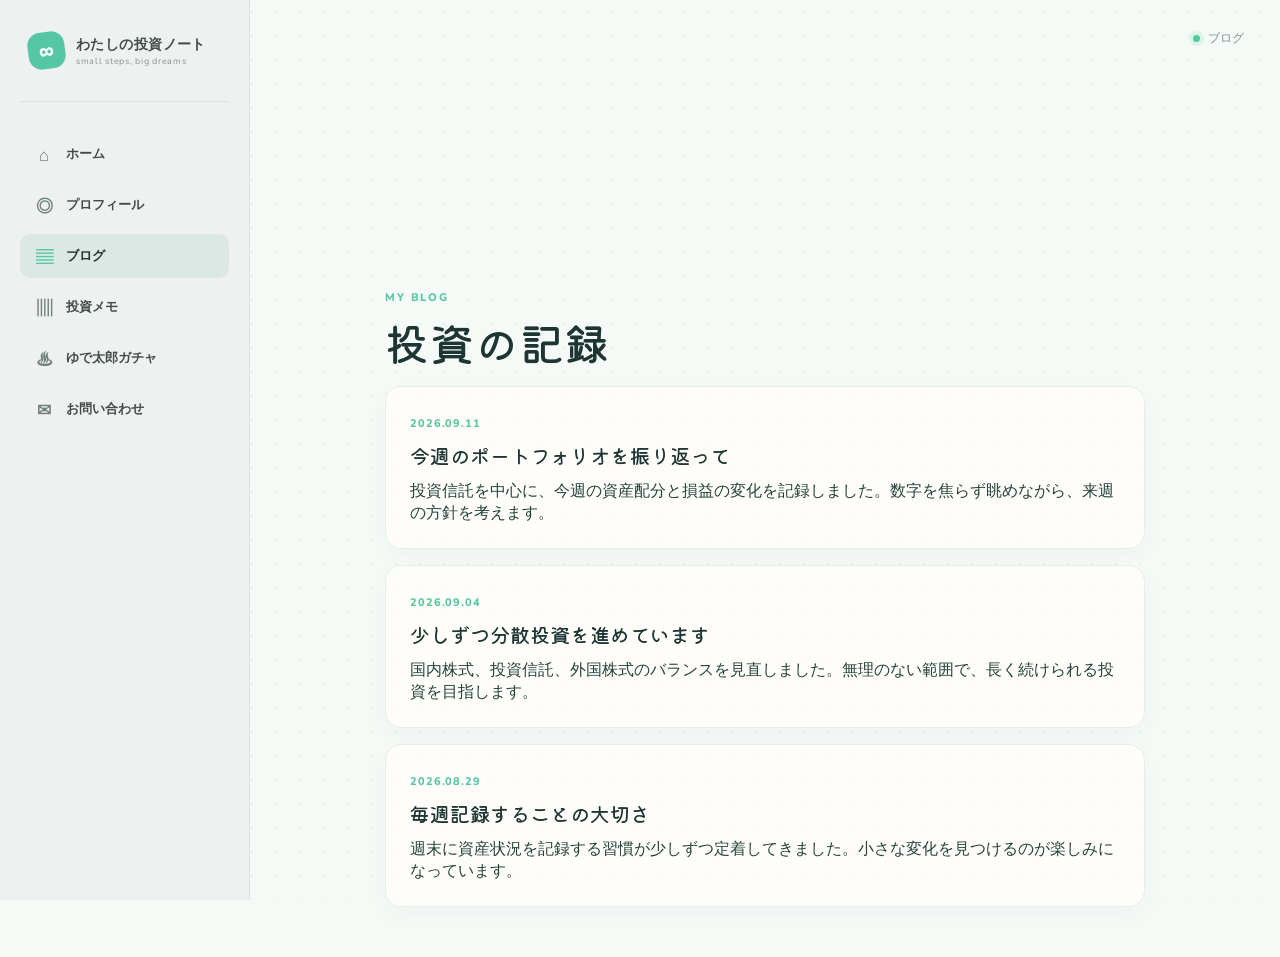
<file: blog.html>
<!DOCTYPE html>
<html lang="ja">
<head>
    <meta charset="UTF-8">
    <meta name="viewport" content="width=device-width, initial-scale=1.0">
    <meta name="description" content="投資状況や資産運用について定期的に更新するブログです。">
    <title>ブログ | わたしの投資ノート</title>
    <link rel="stylesheet" href="style.css">
</head>
<body>
    <button class="menu-toggle" type="button" aria-label="メニューを開く" aria-controls="sidebar" aria-expanded="false"><span></span><span></span><span></span></button>
    <div class="sidebar-overlay" data-menu-close></div>
    <aside class="sidebar" id="sidebar" aria-label="サイドナビゲーション">
        <a class="sidebar-brand" href="index.html#top" aria-label="わたしの投資ノート ホーム">
            <span class="brand-mark">∞</span>
            <span><strong>わたしの投資ノート</strong><small>small steps, big dreams</small></span>
        </a>
        <nav class="sidebar-nav" aria-label="メインメニュー">
            <a href="index.html#top"><span class="nav-icon">⌂</span>ホーム</a>
            <a href="profile.html"><span class="nav-icon">◎</span>プロフィール</a>
            <a class="active" href="blog.html"><span class="nav-icon">▤</span>ブログ</a>
            <a href="holdings.html"><span class="nav-icon">▥</span>投資メモ</a>
            <a href="yudetaro.html"><span class="nav-icon">♨</span>ゆで太郎ガチャ</a>
            <a href="contact.html"><span class="nav-icon">✉</span>お問い合わせ</a>
        </nav>
    </aside>
    <main class="page-shell">
        <header class="site-header">
            <span class="updated"><span class="status-dot"></span>ブログ</span>
        </header>
        <section class="ad-banner" aria-label="広告">
            <!-- admax -->
            <script src="https://adm.shinobi.jp/s/3f08dc7a9b259b4a2bb41ed3002d7f94"></script>
            <!-- admax -->
        </section>
        <section class="content-page" aria-labelledby="blog-title">
            <p class="eyebrow">MY BLOG</p>
            <h1 id="blog-title">投資の記録</h1>
            <div class="blog-list" id="blogList"></div>
        </section>
    </main>
    <script src="mobile-nav.js"></script>
    <script src="blog-data.js"></script>
</body>
</html>
</file>
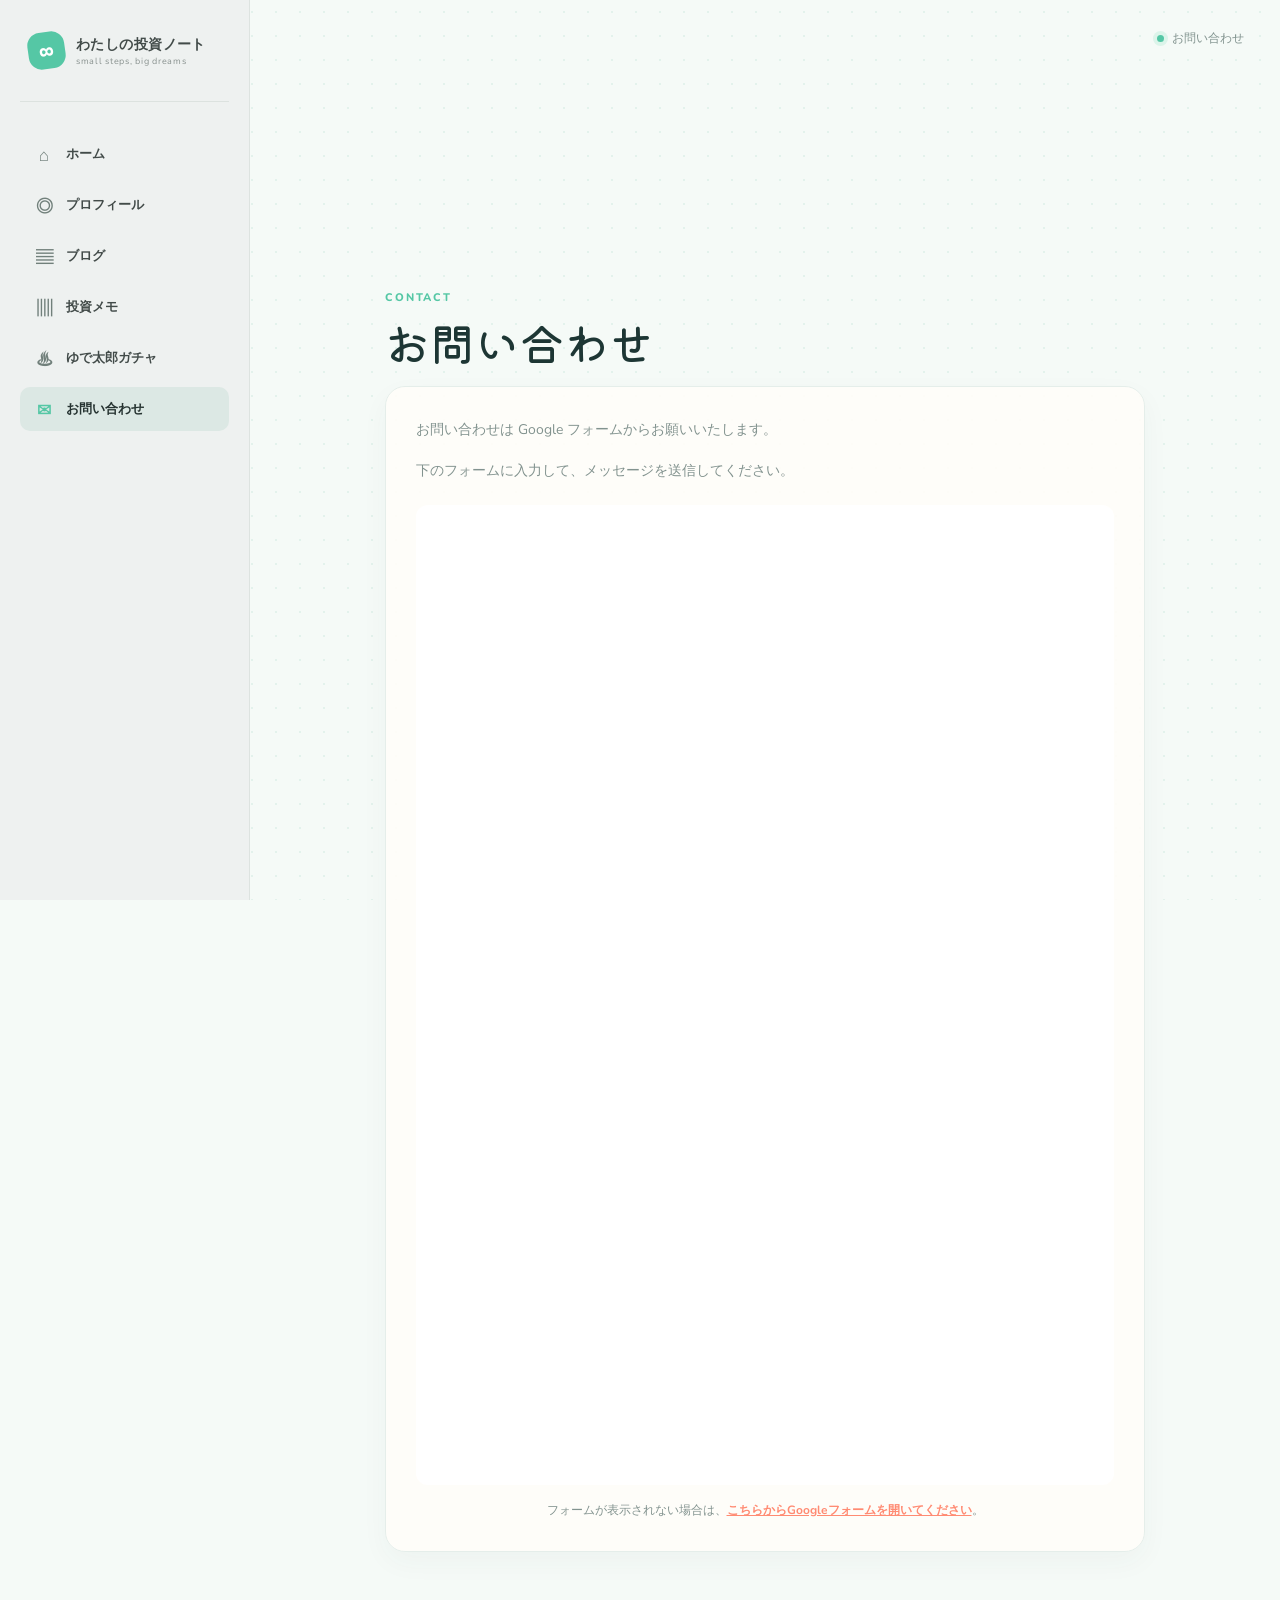
<file: contact.html>
<!DOCTYPE html>
<html lang="ja">
<head>
    <meta charset="UTF-8">
    <meta name="viewport" content="width=device-width, initial-scale=1.0">
    <title>お問い合わせ | わたしの投資ノート</title>
    <link rel="stylesheet" href="style.css">
</head>
<body>
    <button class="menu-toggle" type="button" aria-label="メニューを開く" aria-controls="sidebar" aria-expanded="false"><span></span><span></span><span></span></button>
    <div class="sidebar-overlay" data-menu-close></div>
    <aside class="sidebar" id="sidebar" aria-label="サイドナビゲーション">
        <a class="sidebar-brand" href="index.html#top" aria-label="わたしの投資ノート ホーム">
            <span class="brand-mark">∞</span>
            <span><strong>わたしの投資ノート</strong><small>small steps, big dreams</small></span>
        </a>
        <nav class="sidebar-nav" aria-label="メインメニュー">
            <a href="index.html#top"><span class="nav-icon">⌂</span>ホーム</a>
            <a href="profile.html"><span class="nav-icon">◎</span>プロフィール</a>
            <a href="blog.html"><span class="nav-icon">▤</span>ブログ</a>
            <a href="holdings.html"><span class="nav-icon">▥</span>投資メモ</a>
            <a href="yudetaro.html"><span class="nav-icon">♨</span>ゆで太郎ガチャ</a>
            <a class="active" href="contact.html"><span class="nav-icon">✉</span>お問い合わせ</a>
        </nav>
    </aside>
    <main class="page-shell">
        <header class="site-header">
            <span class="updated"><span class="status-dot"></span>お問い合わせ</span>
        </header>
        <section class="ad-banner" aria-label="広告">
            <!-- admax -->
            <script src="https://adm.shinobi.jp/s/3f08dc7a9b259b4a2bb41ed3002d7f94"></script>
            <!-- admax -->
        </section>
        <section class="content-page" aria-labelledby="contact-title">
            <p class="eyebrow">CONTACT</p>
            <h1 id="contact-title">お問い合わせ</h1>
            <div class="content-panel">
                <p>お問い合わせは Google フォームからお願いいたします。</p>
                <p>下のフォームに入力して、メッセージを送信してください。</p>
                <div class="google-form-frame">
                    <iframe title="お問い合わせフォーム" src="https://docs.google.com/forms/d/e/1FAIpQLSd89jdZTIPOl66ea8tw90TXivAyY4h3-NBpZVPd6GyjxWK_7w/viewform?embedded=true" loading="lazy">フォームを読み込めない場合は、<a href="https://docs.google.com/forms/d/e/1FAIpQLSd89jdZTIPOl66ea8tw90TXivAyY4h3-NBpZVPd6GyjxWK_7w/viewform" target="_blank" rel="noreferrer noopener">Googleフォームを開いてください</a>。</iframe>
                </div>
                <p class="google-form-fallback">フォームが表示されない場合は、<a href="https://docs.google.com/forms/d/e/1FAIpQLSd89jdZTIPOl66ea8tw90TXivAyY4h3-NBpZVPd6GyjxWK_7w/viewform" target="_blank" rel="noreferrer noopener">こちらからGoogleフォームを開いてください</a>。</p>
            </div>
        </section>
    </main>
    <script src="mobile-nav.js"></script>
</body>
</html>
</file>
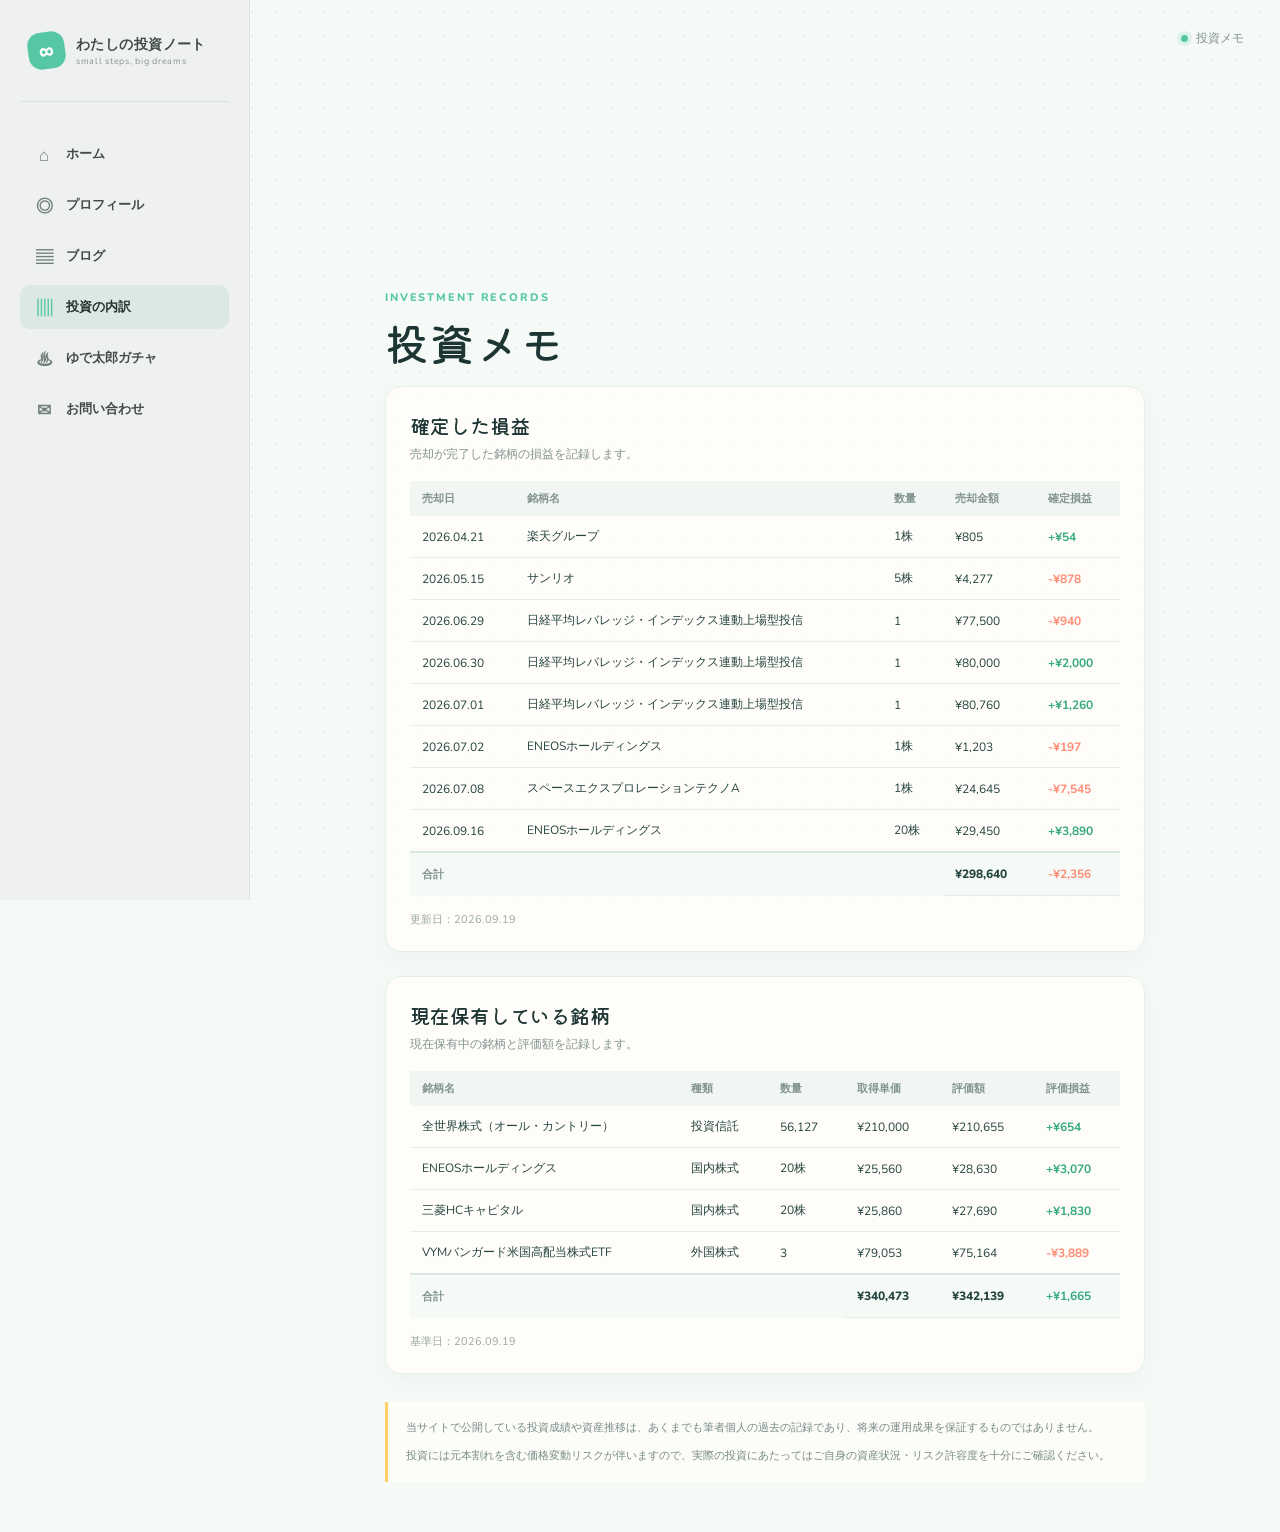
<file: holdings.html>
<!DOCTYPE html>
<html lang="ja">
<head>
    <meta charset="UTF-8">
    <meta name="viewport" content="width=device-width, initial-scale=1.0">
    <meta name="description" content="確定した損益と現在保有している銘柄を記録する投資メモです。">
    <title>投資メモ | わたしの投資ノート</title>
    <link rel="stylesheet" href="style.css">
</head>
<body>
    <button class="menu-toggle" type="button" aria-label="メニューを開く" aria-controls="sidebar" aria-expanded="false"><span></span><span></span><span></span></button>
    <div class="sidebar-overlay" data-menu-close></div>
    <aside class="sidebar" id="sidebar" aria-label="サイドナビゲーション">
        <a class="sidebar-brand" href="index.html#top" aria-label="わたしの投資ノート ホーム">
            <span class="brand-mark">∞</span>
            <span><strong>わたしの投資ノート</strong><small>small steps, big dreams</small></span>
        </a>
        <nav class="sidebar-nav" aria-label="メインメニュー">
            <a href="index.html#top"><span class="nav-icon">⌂</span>ホーム</a>
            <a href="profile.html"><span class="nav-icon">◎</span>プロフィール</a>
            <a href="blog.html"><span class="nav-icon">▤</span>ブログ</a>
            <a class="active" href="holdings.html"><span class="nav-icon">▥</span>投資の内訳</a>
            <a href="yudetaro.html"><span class="nav-icon">♨</span>ゆで太郎ガチャ</a>
            <a href="contact.html"><span class="nav-icon">✉</span>お問い合わせ</a>
        </nav>
    </aside>
    <main class="page-shell">
        <header class="site-header">
            <span class="updated"><span class="status-dot"></span>投資メモ</span>
        </header>
        <section class="ad-banner" aria-label="広告">
            <!-- admax -->
            <script src="https://adm.shinobi.jp/s/3f08dc7a9b259b4a2bb41ed3002d7f94"></script>
            <!-- admax -->
        </section>
        <section class="content-page" aria-labelledby="holdings-title">
            <p class="eyebrow">INVESTMENT RECORDS</p>
            <h1 id="holdings-title">投資メモ</h1>
            <div class="record-grid">
                <section class="record-section" aria-labelledby="realized-title">
                    <h2 id="realized-title">確定した損益</h2>
                    <p class="record-description">売却が完了した銘柄の損益を記録します。</p>
                    <div class="record-table-wrap">
                        <table class="record-table">
                            <thead><tr><th>売却日</th><th>銘柄名</th><th>数量</th><th>売却金額</th><th>確定損益</th></tr></thead>
                            <tbody id="realizedRows"></tbody>
                            <tfoot id="realizedTotal"></tfoot>
                        </table>
                    </div>
                    <p class="record-note">更新日：<time id="realizedUpdatedDate"></time> </p>
                </section>
                <section class="record-section" aria-labelledby="current-title">
                    <h2 id="current-title">現在保有している銘柄</h2>
                    <p class="record-description">現在保有中の銘柄と評価額を記録します。</p>
                    <div class="record-table-wrap">
                        <table class="record-table">
                            <thead><tr><th>銘柄名</th><th>種類</th><th>数量</th><th>取得単価</th><th>評価額</th><th>評価損益</th></tr></thead>
                            <tbody id="holdingRows"></tbody>
                            <tfoot id="holdingTotal"></tfoot>
                        </table>
                    </div>
                    <p class="record-note">基準日：<time id="holdingsUpdatedDate"></time> </p>
                </section>
            </div>
            <aside class="holdings-disclaimer" aria-label="投資に関する注意事項">
                <p>当サイトで公開している投資成績や資産推移は、あくまでも筆者個人の過去の記録であり、将来の運用成果を保証するものではありません。</p>
                <p>投資には元本割れを含む価格変動リスクが伴いますので、実際の投資にあたってはご自身の資産状況・リスク許容度を十分にご確認ください。</p>
            </aside>
        </section>
    </main>
    <script src="holdings-data.js"></script>
    <script src="mobile-nav.js"></script>
</body>
</html>
</file>
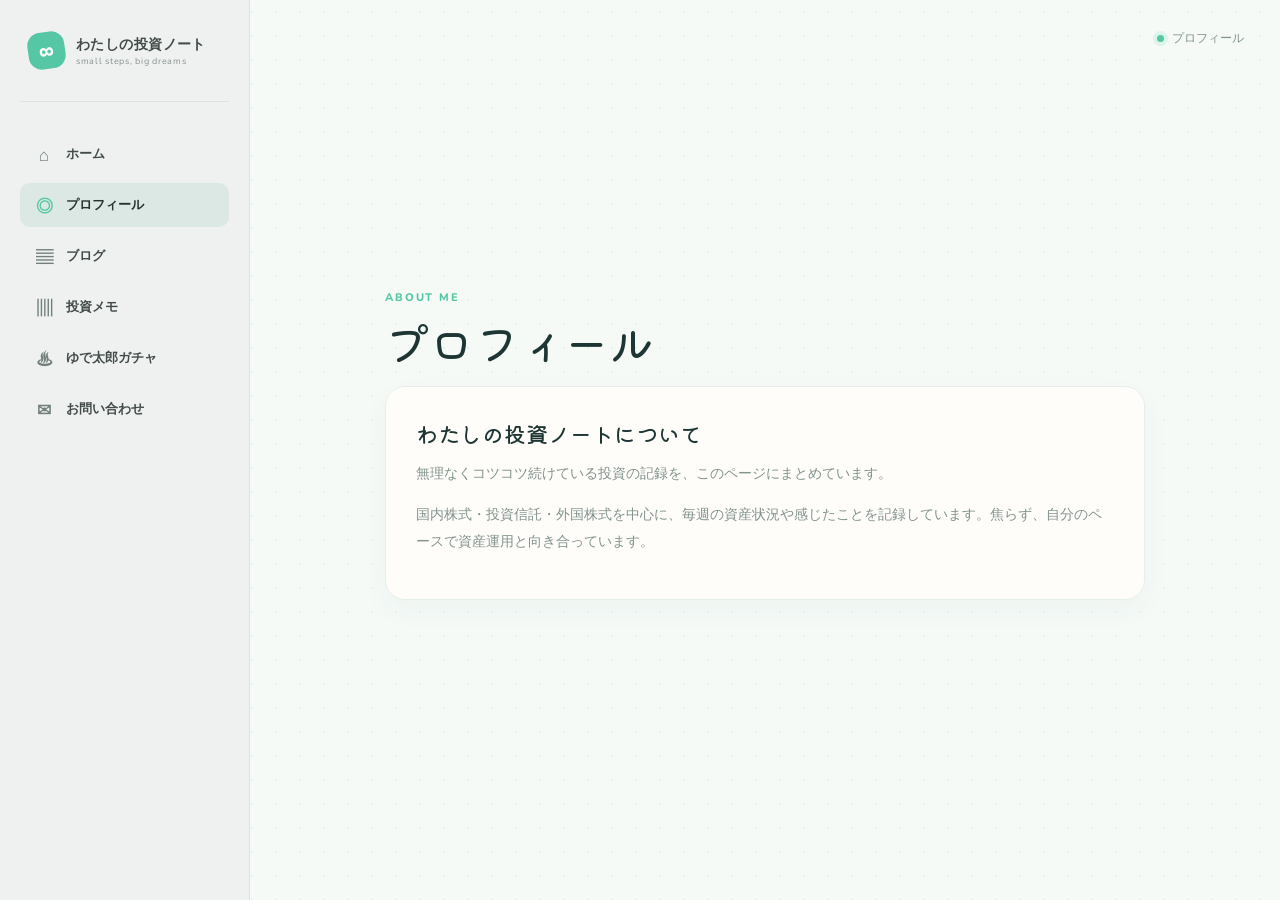
<file: profile.html>
<!DOCTYPE html>
<html lang="ja">
<head>
    <meta charset="UTF-8">
    <meta name="viewport" content="width=device-width, initial-scale=1.0">
    <title>プロフィール | わたしの投資ノート</title>
    <link rel="stylesheet" href="style.css">
</head>
<body>
    <button class="menu-toggle" type="button" aria-label="メニューを開く" aria-controls="sidebar" aria-expanded="false"><span></span><span></span><span></span></button>
    <div class="sidebar-overlay" data-menu-close></div>
    <aside class="sidebar" id="sidebar" aria-label="サイドナビゲーション">
        <a class="sidebar-brand" href="index.html#top" aria-label="わたしの投資ノート ホーム">
            <span class="brand-mark">∞</span>
            <span><strong>わたしの投資ノート</strong><small>small steps, big dreams</small></span>
        </a>
        <nav class="sidebar-nav" aria-label="メインメニュー">
            <a href="index.html#top"><span class="nav-icon">⌂</span>ホーム</a>
            <a class="active" href="profile.html"><span class="nav-icon">◎</span>プロフィール</a>
            <a href="blog.html"><span class="nav-icon">▤</span>ブログ</a>
            <a href="holdings.html"><span class="nav-icon">▥</span>投資メモ</a>
            <a href="yudetaro.html"><span class="nav-icon">♨</span>ゆで太郎ガチャ</a>
            <a href="contact.html"><span class="nav-icon">✉</span>お問い合わせ</a>
        </nav>
    </aside>
    <main class="page-shell">
        <header class="site-header">
            <span class="updated"><span class="status-dot"></span>プロフィール</span>
        </header>
        <section class="ad-banner" aria-label="広告">
            <!-- admax -->
            <script src="https://adm.shinobi.jp/s/3f08dc7a9b259b4a2bb41ed3002d7f94"></script>
            <!-- admax -->
        </section>
        <section class="content-page" aria-labelledby="profile-title">
            <p class="eyebrow">ABOUT ME</p>
            <h1 id="profile-title">プロフィール</h1>
            <div class="content-panel">
                <h2>わたしの投資ノートについて</h2>
                <p>無理なくコツコツ続けている投資の記録を、このページにまとめています。</p>
                <p>国内株式・投資信託・外国株式を中心に、毎週の資産状況や感じたことを記録しています。焦らず、自分のペースで資産運用と向き合っています。</p>
            </div>
        </section>
    </main>
    <script src="mobile-nav.js"></script>
</body>
</html>
</file>
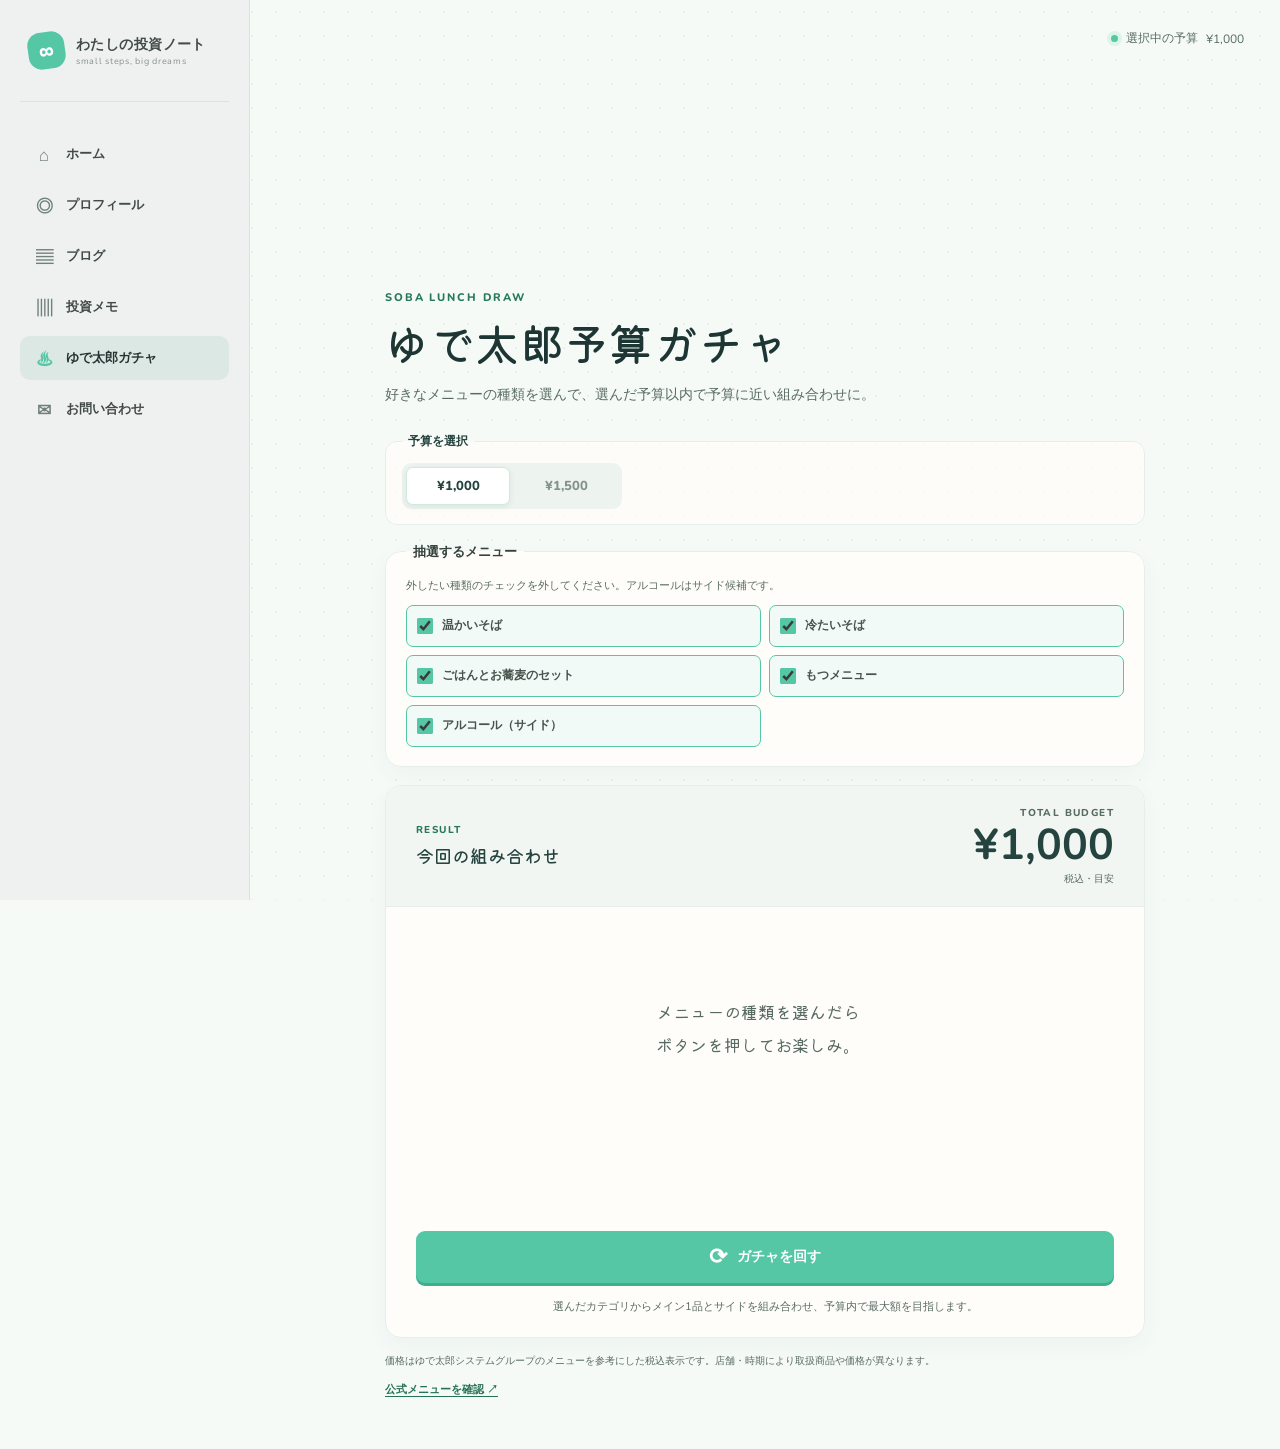
<file: yudetaro.html>
<!DOCTYPE html>
<html lang="ja">
<head>
    <meta charset="UTF-8">
    <meta name="viewport" content="width=device-width, initial-scale=1.0">
    <meta name="description" content="ゆで太郎の温かいそば・冷たいそば・ごはんセット・もつメニューから選ぶ予算ガチャ。1,000円または1,500円以内で、予算に近いメインとサイドの組み合わせを抽選します。">
    <meta name="robots" content="index, follow">
    <meta name="theme-color" content="#55c7a5">
    <meta property="og:locale" content="ja_JP">
    <meta property="og:type" content="website">
    <meta property="og:site_name" content="わたしの投資ノート">
    <meta property="og:title" content="ゆで太郎予算ガチャ | 1,000円・1,500円">
    <meta property="og:description" content="選んだ予算以内で、ゆで太郎のメインとサイドを組み合わせ。温冷そば、セット、もつメニューから選べます。">
    <meta name="twitter:card" content="summary">
    <meta name="twitter:title" content="ゆで太郎予算ガチャ | 1,000円・1,500円">
    <meta name="twitter:description" content="選んだ予算以内で、ゆで太郎のメインとサイドを組み合わせ。温冷そば、セット、もつメニューから選べます。">
    <title>ゆで太郎予算ガチャ | 1,000円・1,500円でメニュー抽選</title>
    <script type="application/ld+json">
    {
        "@context": "https://schema.org",
        "@type": "WebApplication",
        "name": "ゆで太郎予算ガチャ",
        "description": "ゆで太郎のメインとサイドを、選んだ予算以内で組み合わせるメニュー抽選ツール。",
        "applicationCategory": "EntertainmentApplication",
        "operatingSystem": "Any",
        "inLanguage": "ja-JP",
        "offers": {
            "@type": "Offer",
            "price": "0",
            "priceCurrency": "JPY"
        }
    }
    </script>
    <link rel="stylesheet" href="style.css">
    <link rel="stylesheet" href="yudetaro.css">
    <link rel="preconnect" href="https://fonts.googleapis.com">
    <link rel="preconnect" href="https://fonts.gstatic.com" crossorigin>
    <link href="https://fonts.googleapis.com/css2?family=Kiwi+Maru:wght@400;500&family=Nunito:wght@400;600;700;800&display=swap" rel="stylesheet">
</head>
<body>
    <button class="menu-toggle" type="button" aria-label="メニューを開く" aria-controls="sidebar" aria-expanded="false"><span></span><span></span><span></span></button>
    <div class="sidebar-overlay" data-menu-close></div>
    <aside class="sidebar" id="sidebar" aria-label="サイドナビゲーション">
        <a class="sidebar-brand" href="index.html#top" aria-label="わたしの投資ノート ホーム">
            <span class="brand-mark">∞</span>
            <span><strong>わたしの投資ノート</strong><small>small steps, big dreams</small></span>
        </a>
        <nav class="sidebar-nav" aria-label="メインメニュー">
            <a href="index.html#top"><span class="nav-icon">⌂</span>ホーム</a>
            <a href="profile.html"><span class="nav-icon">◎</span>プロフィール</a>
            <a href="blog.html"><span class="nav-icon">▤</span>ブログ</a>
            <a href="holdings.html"><span class="nav-icon">▥</span>投資メモ</a>
            <a class="active" href="yudetaro.html"><span class="nav-icon">♨</span>ゆで太郎ガチャ</a>
            <a href="contact.html"><span class="nav-icon">✉</span>お問い合わせ</a>
        </nav>
    </aside>
    <main class="page-shell gacha-shell">
        <header class="site-header">
            <span class="updated"><span class="status-dot"></span>選択中の予算 <span id="headerBudgetAmount">¥1,000</span></span>
        </header>
        <section class="ad-banner" aria-label="広告">
            <!-- admax -->
            <script src="https://adm.shinobi.jp/s/3f08dc7a9b259b4a2bb41ed3002d7f94"></script>
            <!-- admax -->
        </section>
        <section class="content-page gacha-page" aria-labelledby="gacha-title">
            <p class="eyebrow">SOBA LUNCH DRAW</p>
            <h1 id="gacha-title">ゆで太郎予算ガチャ</h1>
            <p class="gacha-lead">好きなメニューの種類を選んで、選んだ予算以内で予算に近い組み合わせに。</p>
            <fieldset class="budget-picker">
                <legend>予算を選択</legend>
                <div class="budget-options" id="budgetOptions" role="group" aria-label="予算"></div>
            </fieldset>
            <fieldset class="category-picker" id="categoryPicker">
                <legend>抽選するメニュー</legend>
                <p>外したい種類のチェックを外してください。アルコールはサイド候補です。</p>
                <div class="category-options" id="categoryOptions"></div>
            </fieldset>
            <section class="gacha-machine" aria-label="ゆで太郎ガチャの結果">
                <div class="machine-top">
                    <div class="draw-caption"><span>RESULT</span><strong>今回の組み合わせ</strong></div>
                    <div class="budget-display"><span>TOTAL BUDGET</span><strong id="budgetAmount">¥1,000</strong><small>税込・目安</small></div>
                </div>
                <div class="result-area" id="resultArea" aria-live="polite" aria-atomic="true">
                    <p class="result-placeholder">メニューの種類を選んだら<br>ボタンを押してお楽しみ。</p>
                </div>
                <button class="draw-button" id="drawButton" type="button"><span aria-hidden="true">⟳</span>ガチャを回す</button>
                <p class="result-note" id="resultNote">選んだカテゴリからメイン1品とサイドを組み合わせ、予算内で最大額を目指します。</p>
            </section>
            <p class="menu-caveat">価格はゆで太郎システムグループのメニューを参考にした税込表示です。店舗・時期により取扱商品や価格が異なります。</p>
            <a class="official-menu-link" href="https://yudetaro.jp/menu/" target="_blank" rel="noreferrer noopener">公式メニューを確認 <span aria-hidden="true">↗</span></a>
        </section>
    </main>
    <script src="yudetaro-menu.js"></script>
    <script src="yudetaro.js"></script>
    <script src="mobile-nav.js"></script>
</body>
</html>
</file>
<file: style.css>
@import url('https://fonts.googleapis.com/css2?family=Kiwi+Maru:wght@400;500&family=Nunito:wght@400;600;700;800&display=swap');
:root { --ink: #25443f; --muted: #82938f; --mint: #55c7a5; --coral: #ff8b73; --yellow: #ffd166; --paper: #fffdf9; --line: #e5eeea; }
* { box-sizing: border-box; }
body { margin: 0; color: var(--ink); background: #f5faf7; font-family: 'Nunito', 'Yu Gothic', sans-serif; }
body::before { position: fixed; inset: 0; z-index: -1; opacity: .45; background-image: radial-gradient(#cfe9df 1px, transparent 1px); background-size: 24px 24px; content: ''; }
.sidebar { position: fixed; top: 0; bottom: 0; left: 0; z-index: 10; display: flex; width: 250px; flex-direction: column; padding: 32px 20px; border-right: 1px solid #dde3e0; background: #eef1f0; }.sidebar-brand, .sidebar-nav a { color: #424b49; text-decoration: none; }.sidebar-brand { display: flex; align-items: center; gap: 11px; padding: 0 8px 32px; border-bottom: 1px solid #dce2df; }.brand-mark { display: grid; width: 37px; height: 37px; place-items: center; border-radius: 13px; color: white; background: var(--mint); font-size: 25px; font-weight: 800; transform: rotate(-8deg); }.sidebar-brand strong, .sidebar-brand small { display: block; }.sidebar-brand strong { font-size: 14px; letter-spacing: .03em; }.sidebar-brand small { margin-top: 1px; color: #89928f; font-size: 9px; letter-spacing: .08em; }.sidebar-nav { display: grid; gap: 7px; padding-top: 30px; }.sidebar-nav a { display: flex; align-items: center; gap: 12px; padding: 12px 14px; border-radius: 10px; font-size: 13px; font-weight: 700; transition: color .2s ease, background .2s ease; }.sidebar-nav a:hover, .sidebar-nav a:focus-visible, .sidebar-nav a.active { color: #263331; background: #dce8e4; outline: none; }.nav-icon { display: grid; width: 20px; height: 20px; place-items: center; color: #71807b; font-size: 17px; }.sidebar-nav a.active .nav-icon { color: var(--mint); }.page-shell { max-width: 1120px; margin: 0 auto 0 250px; padding: 30px 36px 50px; }.site-header, .updated, .card-label, .section-heading { display: flex; align-items: center; }.site-header { justify-content: flex-end; margin-bottom: 64px; }.updated { gap: 8px; color: var(--muted); font-size: 12px; white-space: nowrap; }.status-dot { width: 7px; height: 7px; border-radius: 50%; background: var(--mint); box-shadow: 0 0 0 4px #dcf4ea; }
.intro { display: flex; align-items: center; justify-content: space-between; max-width: 880px; margin: 0 auto 48px; }.eyebrow { margin: 0 0 12px; color: var(--mint); font-size: 11px; font-weight: 800; letter-spacing: .17em; }h1, h2, h3, h4, h5, h6 { color: #1d3634; }h1, h2, p { margin-top: 0; }h1 { margin-bottom: 18px; font-family: 'Kiwi Maru', serif; font-size: clamp(32px, 5vw, 54px); font-weight: 500; line-height: 1.35; letter-spacing: .02em; }h1 em { color: var(--coral); font-style: normal; }.intro-copy { margin-bottom: 0; color: var(--muted); font-size: 14px; line-height: 1.9; }
.investment-disclaimer { max-width: 880px; margin: -20px auto 30px; padding: 16px 18px; border-left: 3px solid var(--yellow); color: #788b85; background: rgba(255, 253, 249, .7); font-size: 11px; line-height: 1.8; }.investment-disclaimer h2 { margin: 0 0 6px; color: var(--ink); font-family: 'Kiwi Maru', serif; font-size: 15px; font-weight: 500; }.investment-disclaimer p { margin: 0; }.investment-disclaimer p + p { margin-top: 8px; }
.ad-banner { display: flex; width: min(720px, 100%); min-height: 90px; margin: 0 auto 44px; align-items: center; justify-content: center; overflow: hidden; }
.sun-sticker { position: relative; display: grid; width: 124px; height: 124px; place-items: center; margin-right: 8%; border: 2px solid #f5c650; border-radius: 50%; color: #d49c1d; background: #fff4c9; font-family: 'Kiwi Maru', serif; font-size: 18px; line-height: 1.35; text-align: center; transform: rotate(9deg); }.sun-sticker::before { position: absolute; inset: -8px; border: 1px dashed #f5c650; border-radius: inherit; content: ''; }.sun-sticker i { position: absolute; top: 7px; right: 12px; color: #f1b936; font-size: 15px; }
.summary-grid { display: grid; grid-template-columns: 1.25fr 1fr 1fr; gap: 14px; margin-bottom: 56px; }.summary-card { min-height: 152px; padding: 25px 26px; border: 1px solid var(--line); border-radius: 18px; background: rgba(255, 253, 249, .88); box-shadow: 0 10px 28px rgba(40, 87, 72, .05); }.summary-card.featured { border-color: transparent; background: var(--mint); color: white; box-shadow: 0 12px 26px rgba(70, 175, 140, .22); }.card-label { gap: 8px; color: var(--muted); font-size: 12px; font-weight: 700; }.featured .card-label { color: #e9fff7; }.label-icon { display: grid; width: 22px; height: 22px; place-items: center; border-radius: 7px; color: #39a784; background: #e1f6ee; font-size: 14px; }.label-icon.coral { color: var(--coral); background: #ffebe5; }.label-icon.yellow { color: #cf9b1d; background: #fff4cf; }.big-number { margin: 11px 0 7px; font-size: clamp(24px, 3vw, 31px); font-weight: 800; letter-spacing: .01em; }.card-note { margin: 0; font-size: 11px; }.positive { color: #eafff6; }.positive span { font-size: 16px; }.quiet { color: var(--muted); }.coral-text { color: var(--coral); }
.chart-section, .breakdown-section { margin-bottom: 54px; }.section-heading { justify-content: space-between; margin-bottom: 18px; }.section-heading h2 { margin: 0; font-family: 'Kiwi Maru', serif; font-size: 24px; font-weight: 500; }.hint, .selected-date { color: var(--muted); font-size: 11px; }.selected-date { padding: 8px 13px; border-radius: 99px; background: #e6f5ee; color: #3ea282; font-weight: 700; }.chart-frame, .breakdown-layout { border: 1px solid var(--line); border-radius: 20px; background: rgba(255, 253, 249, .9); box-shadow: 0 10px 28px rgba(40, 87, 72, .04); }.chart-frame { height: 380px; padding: 24px 25px 15px; }.breakdown-layout { display: grid; grid-template-columns: 1fr 1fr; align-items: center; min-height: 350px; padding: 25px; }.pie-frame { height: 290px; }.legend-note { max-width: 310px; padding: 25px; border-left: 1px dashed #d4e5de; }.note-title { margin-bottom: 10px; color: var(--coral); font-family: 'Kiwi Maru', serif; font-size: 17px; }.legend-note p:not(.note-title):not(.note-caption) { color: var(--muted); font-size: 13px; line-height: 1.9; }.mini-rule { width: 34px; height: 3px; margin: 24px 0 14px; border-radius: 9px; background: var(--yellow); }.note-caption { margin: 0; color: #a2b0ab; font-size: 10px; }footer { padding-top: 5px; color: #91a49e; font-family: 'Kiwi Maru', serif; font-size: 12px; text-align: center; }footer span { color: #f3bd3d; }
.year-tabs { display: flex; flex-wrap: wrap; gap: 6px; margin: 0 0 14px; }.year-tab { padding: 7px 14px; border: 1px solid var(--line); border-radius: 9px; color: var(--muted); background: rgba(255, 253, 249, .8); cursor: pointer; font: inherit; font-size: 12px; font-weight: 700; }.year-tab:hover, .year-tab.active { border-color: var(--mint); color: var(--ink); background: #e6f5ee; }
.content-page { max-width: 760px; margin: 0 auto; padding-top: 45px; }.content-page h1 { margin-bottom: 14px; font-size: clamp(30px, 5vw, 44px); }.content-page > .eyebrow { margin-bottom: 8px; }.content-panel { padding: 30px; border: 1px solid var(--line); border-radius: 20px; background: rgba(255, 253, 249, .9); box-shadow: 0 10px 28px rgba(40, 87, 72, .04); }.content-panel p { color: var(--muted); font-size: 14px; line-height: 1.9; }.content-panel h2 { margin: 0 0 12px; font-family: 'Kiwi Maru', serif; font-size: 22px; font-weight: 500; }.contact-form { display: grid; gap: 18px; }.contact-form label { display: grid; gap: 7px; color: var(--ink); font-size: 13px; font-weight: 700; }.contact-form input, .contact-form textarea { width: 100%; padding: 11px 13px; border: 1px solid #d9e5e0; border-radius: 9px; color: var(--ink); background: #fff; font: inherit; }.contact-form textarea { min-height: 150px; resize: vertical; }.contact-form button { width: fit-content; padding: 11px 22px; border: 0; border-radius: 9px; color: #fff; background: var(--mint); cursor: pointer; font: inherit; font-weight: 700; }.contact-form button:hover { background: #3eaf8d; }.google-form-frame { margin-top: 20px; overflow: hidden; border-radius: 12px; background: #fff; }.google-form-frame iframe { display: block; width: 100%; height: 980px; border: 0; }.google-form-fallback { margin: 14px 0 0; font-size: 12px !important; text-align: center; }.google-form-fallback a { color: var(--coral); font-weight: 700; }
.blog-list { display: grid; gap: 16px; }.blog-post { padding: 24px; border: 1px solid var(--line); border-radius: 16px; background: rgba(255, 253, 249, .9); box-shadow: 0 8px 22px rgba(40, 87, 72, .04); }.blog-post time { color: var(--mint); font-size: 11px; font-weight: 800; letter-spacing: .08em; }.blog-post h2 { margin: 8px 0 10px; font-family: 'Kiwi Maru', serif; font-size: 20px; font-weight: 500; }.blog-post p { margin: 0; }.blog-post .read-more { display: inline-block; margin-top: 15px; color: var(--coral); font-size: 12px; font-weight: 700; text-decoration: none; }
.record-grid { display: grid; gap: 24px; }.record-section { overflow: hidden; padding: 24px; border: 1px solid var(--line); border-radius: 16px; background: rgba(255, 253, 249, .9); box-shadow: 0 8px 22px rgba(40, 87, 72, .04); }.record-section h2 { margin: 0 0 6px; font-family: 'Kiwi Maru', serif; font-size: 20px; font-weight: 500; }.record-description { margin: 0 0 18px; color: var(--muted); font-size: 12px; }.record-table-wrap { overflow-x: auto; }.record-table { width: 100%; min-width: 620px; border-collapse: collapse; color: var(--ink); font-size: 12px; }.record-table th { padding: 10px 12px; color: var(--muted); background: #f1f6f3; font-size: 11px; font-weight: 700; text-align: left; white-space: nowrap; }.record-table td { padding: 12px; border-bottom: 1px solid var(--line); white-space: nowrap; }.record-table tbody tr:last-child td { border-bottom: 0; }.record-table tfoot th, .record-table tfoot td { padding: 13px 12px; border-top: 2px solid #dce8e3; background: #f5faf7; font-weight: 800; white-space: nowrap; }.record-table .positive-value { color: #35a982; font-weight: 700; }.record-table .negative-value { color: var(--coral); font-weight: 700; }.record-note { margin: 16px 0 0; color: #9aa9a4; font-size: 11px; }
.holdings-disclaimer { margin-top: 28px; padding: 16px 18px; border-left: 3px solid var(--yellow); color: #788b85; background: rgba(255, 253, 249, .7); font-size: 11px; line-height: 1.8; }.holdings-disclaimer p { margin: 0; }.holdings-disclaimer p + p { margin-top: 8px; }
.menu-toggle, .sidebar-overlay { display: none; }
@media (max-width: 860px) { .menu-toggle { position: fixed; top: 16px; right: 16px; z-index: 30; display: grid; width: 44px; height: 44px; place-content: center; gap: 4px; padding: 0; border: 1px solid #d8e3df; border-radius: 10px; color: var(--ink); background: rgba(255, 253, 249, .95); box-shadow: 0 6px 18px rgba(40, 87, 72, .1); cursor: pointer; }.menu-toggle span { display: block; width: 19px; height: 2px; border-radius: 2px; background: var(--ink); transition: transform .2s ease, opacity .2s ease; }.menu-toggle[aria-expanded="true"] span:nth-child(1) { transform: translateY(6px) rotate(45deg); }.menu-toggle[aria-expanded="true"] span:nth-child(2) { opacity: 0; }.menu-toggle[aria-expanded="true"] span:nth-child(3) { transform: translateY(-6px) rotate(-45deg); }.sidebar { display: flex; width: min(250px, 82vw); transform: translateX(-100%); transition: transform .25s ease; box-shadow: 8px 0 25px rgba(40, 87, 72, .12); }.sidebar.is-open { transform: translateX(0); }.sidebar-overlay { position: fixed; inset: 0; z-index: 9; display: block; visibility: hidden; background: rgba(37, 68, 63, .28); opacity: 0; transition: opacity .25s ease, visibility .25s ease; }.sidebar-overlay.is-visible { visibility: visible; opacity: 1; }.page-shell { margin-left: 0; padding-top: 78px; } body.menu-is-open { overflow: hidden; } }
@media (max-width: 680px) { .page-shell { padding: 22px 16px 40px; }.site-header { margin-bottom: 45px; }.updated { font-size: 10px; }.intro { align-items: flex-start; margin-bottom: 38px; }.ad-banner { min-height: 90px; margin-bottom: 36px; }.sun-sticker { width: 78px; height: 78px; margin: 18px 0 0 10px; flex: 0 0 auto; font-size: 13px; }.sun-sticker::before { inset: -5px; }.sun-sticker i { top: 1px; right: 7px; font-size: 11px; }h1 { font-size: 32px; }.intro-copy { font-size: 12px; }.summary-grid { grid-template-columns: 1fr; gap: 10px; margin-bottom: 42px; }.summary-card { min-height: auto; padding: 19px 21px; }.big-number { margin: 8px 0 4px; font-size: 25px; }.chart-section, .breakdown-section { margin-bottom: 42px; }.section-heading { align-items: flex-end; }.section-heading h2 { font-size: 20px; }.hint { max-width: 125px; text-align: right; line-height: 1.5; }.chart-frame { height: 290px; padding: 16px 10px 10px; border-radius: 16px; }.breakdown-layout { grid-template-columns: 1fr; min-height: 0; padding: 15px; }.pie-frame { height: 275px; }.legend-note { max-width: none; padding: 10px 10px 5px; border-top: 1px dashed #d4e5de; border-left: 0; }.note-title { margin-top: 20px; } }
</file>
<file: yudetaro.css>
.gacha-page { max-width: 760px; padding-top: 45px; }
.gacha-shell .updated,
.gacha-lead,
.budget-option,
.category-picker > p,
.budget-display span,
.budget-display small,
.meal-label,
.meal-price,
.result-note,
.menu-caveat { color: #586b62; }
.gacha-page > .eyebrow { margin-bottom: 8px; }
.gacha-page > .eyebrow,
.draw-caption span { color: #28785a; }
.gacha-page h1 { margin-bottom: 10px; font-size: clamp(30px, 5vw, 44px); }
.gacha-lead { margin: 0 0 24px; font-size: 14px; line-height: 1.9; }
.budget-picker { margin: 0 0 18px; padding: 13px 16px 15px; border: 1px solid var(--line); border-radius: 12px; background: rgba(255, 253, 249, .78); }
.budget-picker legend { padding: 0 6px; color: var(--ink); font-size: 12px; font-weight: 800; }
.budget-options { display: flex; width: fit-content; gap: 4px; padding: 4px; border-radius: 9px; background: #edf3ef; }
.budget-option { min-width: 104px; min-height: 38px; padding: 7px 14px; border: 1px solid transparent; border-radius: 7px; color: var(--muted); background: transparent; cursor: pointer; font: inherit; font-size: 13px; font-weight: 800; }
.budget-option[aria-pressed="true"] { border-color: #cfe9df; color: var(--ink); background: #fff; box-shadow: 0 2px 6px rgba(40, 87, 72, .08); }
.budget-option:focus-visible { outline: 2px solid #3eaf8d; outline-offset: 2px; }
.category-picker { margin: 0 0 18px; padding: 17px 20px 19px; border: 1px solid var(--line); border-radius: 16px; background: rgba(255, 253, 249, .9); box-shadow: 0 8px 22px rgba(40, 87, 72, .04); }
.category-picker legend { padding: 0 7px; color: #34413c; font-size: 13px; font-weight: 800; }
.category-picker > p { margin: 0 0 12px; font-size: 11px; }
.category-options { display: grid; grid-template-columns: repeat(2, minmax(0, 1fr)); gap: 8px; }
.category-option { display: flex; min-height: 42px; align-items: center; gap: 9px; padding: 8px 10px; border: 1px solid #e8e9e2; border-radius: 7px; color: #47534c; background: #fff; cursor: pointer; font-size: 12px; font-weight: 700; }
.category-option:has(input:checked) { border-color: var(--mint); background: #f1faf6; }
.category-option input { width: 16px; height: 16px; margin: 0; accent-color: var(--mint); }
.category-option:focus-within { outline: 2px solid #f3b04d; outline-offset: 2px; }
.gacha-machine { overflow: hidden; border: 1px solid var(--line); border-radius: 16px; background: rgba(255, 253, 249, .9); box-shadow: 0 8px 22px rgba(40, 87, 72, .04); }
.machine-top { display: flex; min-height: 112px; align-items: center; justify-content: space-between; padding: 20px 30px; border-bottom: 1px solid var(--line); background: #f1f6f3; }
.draw-caption { display: grid; gap: 5px; color: var(--ink); }
.draw-caption span { font-size: 10px; font-weight: 800; letter-spacing: .14em; }
.draw-caption strong { font-family: 'Kiwi Maru', serif; font-size: 18px; font-weight: 500; }
.budget-display { display: grid; justify-items: end; color: var(--ink); }
.budget-display span { font-size: 10px; font-weight: 800; letter-spacing: .14em; }
.budget-display strong { font-size: 43px; line-height: 1.2; }
.budget-display small { font-size: 10px; }
.result-area { height: 320px; padding: 24px 38px 8px; overflow-y: auto; overscroll-behavior: contain; scrollbar-gutter: stable; }
.result-placeholder { display: grid; min-height: 196px; place-content: center; margin: 0; color: #586b62; font-family: 'Kiwi Maru', serif; font-size: 17px; line-height: 1.9; text-align: center; }
.meal-list { display: grid; gap: 0; }
.meal-item { display: grid; grid-template-columns: 48px minmax(0, 1fr) auto; min-height: 43px; align-items: center; gap: 10px; border-bottom: 1px solid #eeeae3; }
.meal-item.is-main { min-height: 52px; }
.meal-label { font-size: 9px; font-weight: 800; letter-spacing: .1em; }
.is-main .meal-label { color: #a63a2b; }
.meal-name { overflow-wrap: anywhere; color: #34413c; font-size: 13px; font-weight: 700; }
.meal-price { font-size: 13px; font-weight: 700; white-space: nowrap; }
.meal-total { display: flex; align-items: center; justify-content: space-between; padding: 17px 0 9px; color: #34413c; font-weight: 800; }
.meal-total strong { color: #b63a2b; font-size: 28px; }
.draw-button { display: flex; min-height: 52px; align-items: center; justify-content: center; gap: 10px; width: calc(100% - 60px); margin: 4px 30px 16px; border: 0; border-radius: 9px; color: #fff; background: var(--mint); box-shadow: 0 3px 0 #3eaf8d; cursor: pointer; font: inherit; font-size: 14px; font-weight: 800; transition: background .2s ease, transform .2s ease, box-shadow .2s ease; }
.draw-button:hover { background: #3eaf8d; transform: translateY(-1px); box-shadow: 0 4px 0 #318e72; }
.draw-button:active { transform: translateY(2px); box-shadow: 0 1px 0 #318e72; }
.draw-button:focus-visible { outline: 3px solid #f3b04d; outline-offset: 3px; }
.draw-button span { display: inline-block; font-size: 22px; line-height: 1; }
.draw-button.is-spinning span { animation: draw-spin .55s ease-out; }
.result-note { min-height: 18px; margin: 0 38px 20px; font-size: 11px; text-align: center; }
.menu-caveat { margin: 14px 0 7px; font-size: 10px; line-height: 1.8; }
.official-menu-link { color: #267254; font-size: 11px; font-weight: 800; text-decoration-thickness: 1px; text-underline-offset: 3px; }
@keyframes draw-spin { from { transform: rotate(0); } to { transform: rotate(360deg); } }
@media (max-width: 680px) {
    .gacha-page { padding-top: 45px; }
    .gacha-page h1 { font-size: 32px; }
    .gacha-lead { max-width: 290px; font-size: 12px; line-height: 1.8; }
    .budget-picker { padding: 12px 13px 14px; }
    .budget-options { width: 100%; }
    .budget-option { flex: 1; min-width: 0; }
    .category-picker { padding: 14px 13px 15px; }
    .category-options { grid-template-columns: 1fr; gap: 6px; }
    .category-option { min-height: 40px; }
    .machine-top { min-height: 104px; padding: 16px 18px; }
    .draw-caption strong { font-size: 15px; }
    .budget-display strong { font-size: 31px; }
    .result-area { height: 290px; padding: 18px 22px 5px; }
    .result-placeholder { min-height: 190px; font-size: 15px; }
    .meal-item { grid-template-columns: 39px minmax(0, 1fr) auto; gap: 7px; }
    .meal-name, .meal-price { font-size: 12px; }
    .meal-total strong { font-size: 25px; }
    .draw-button { width: calc(100% - 36px); margin: 4px 18px 14px; }
    .result-note { margin: 0 20px 18px; line-height: 1.7; }
}
</file>
